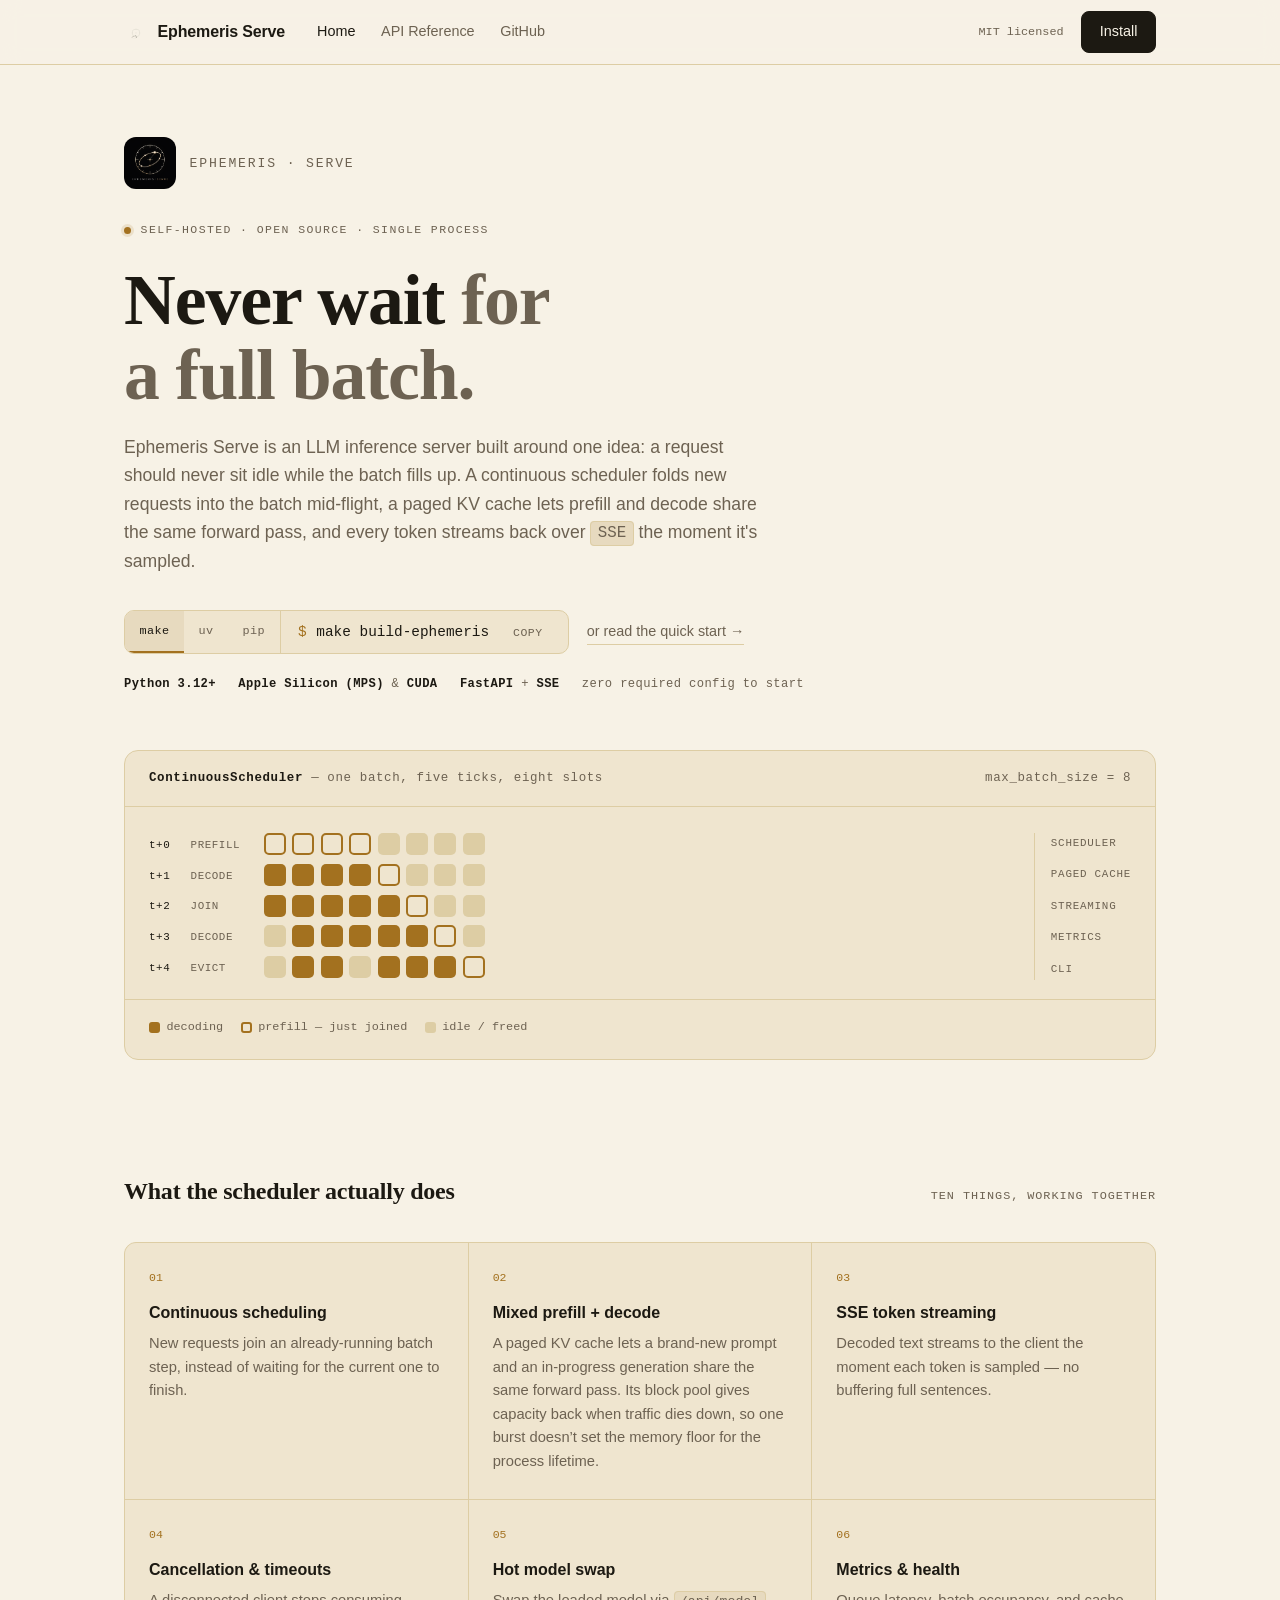
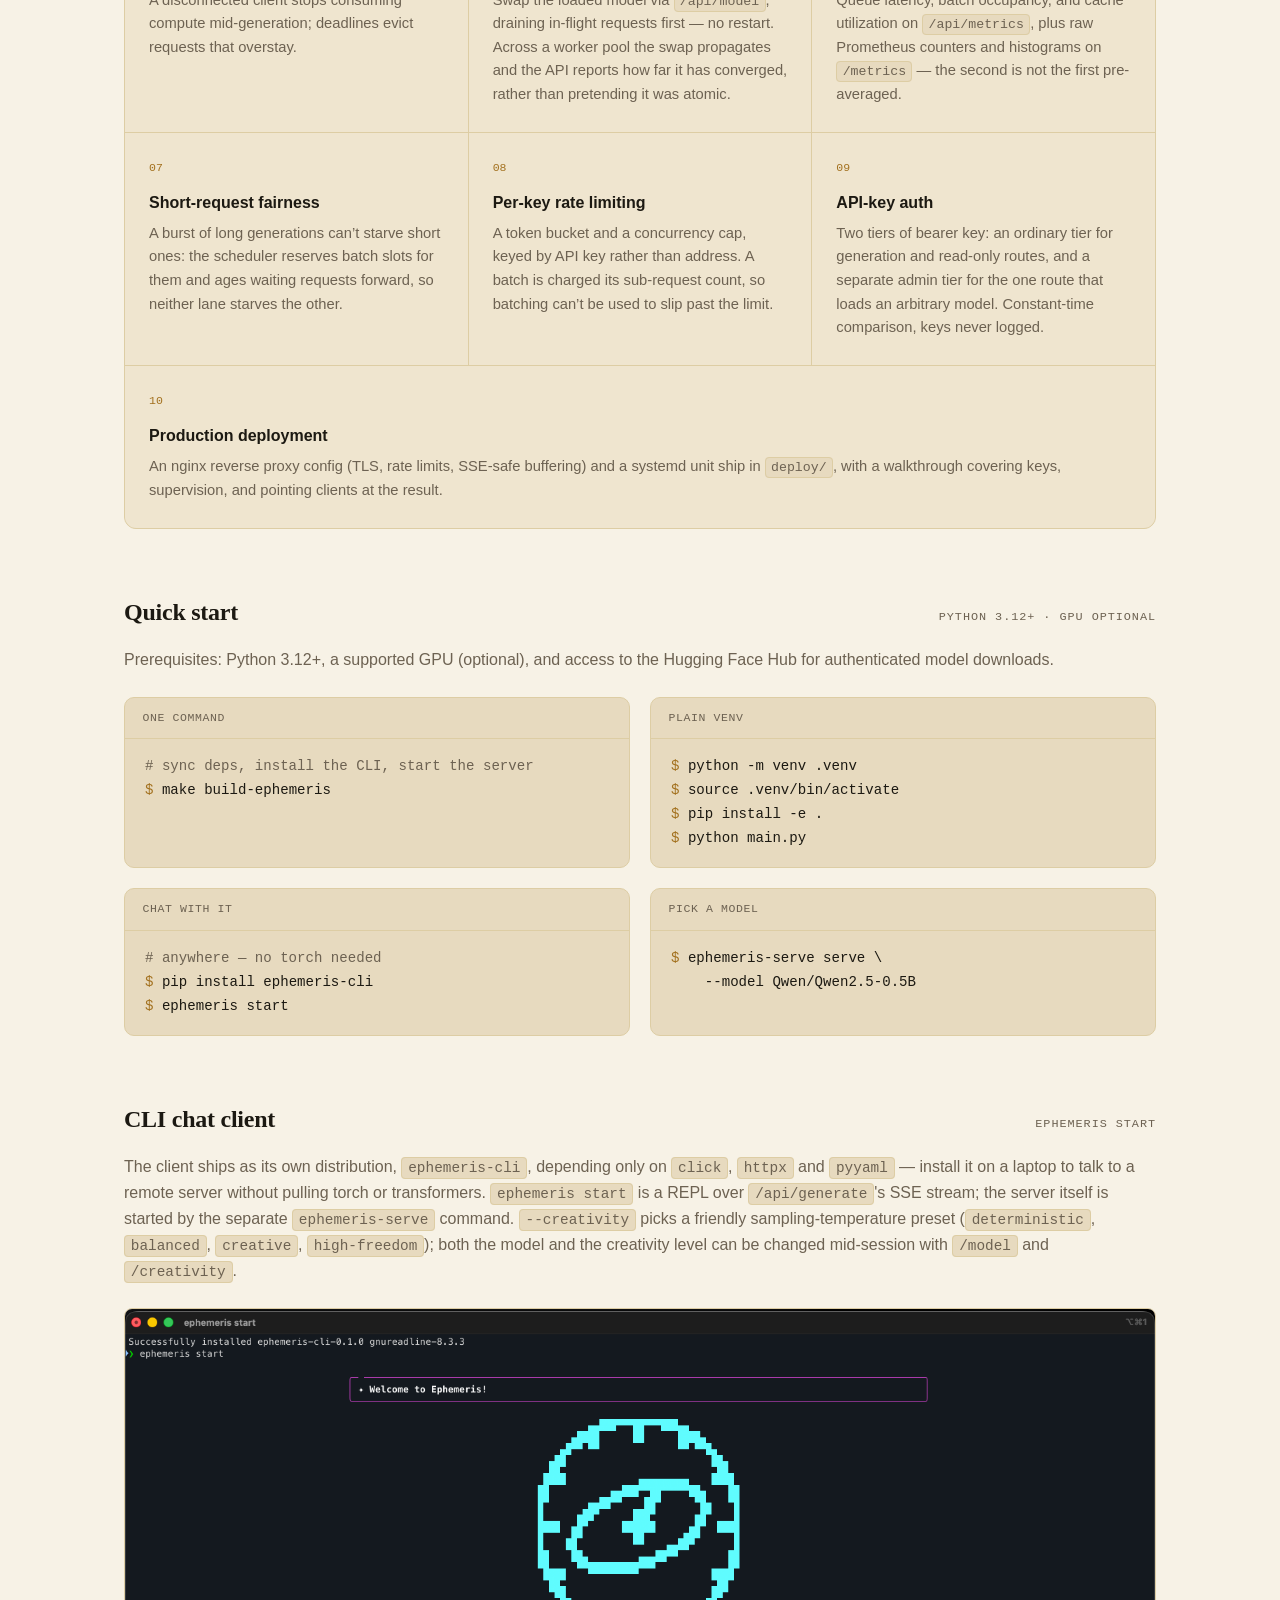
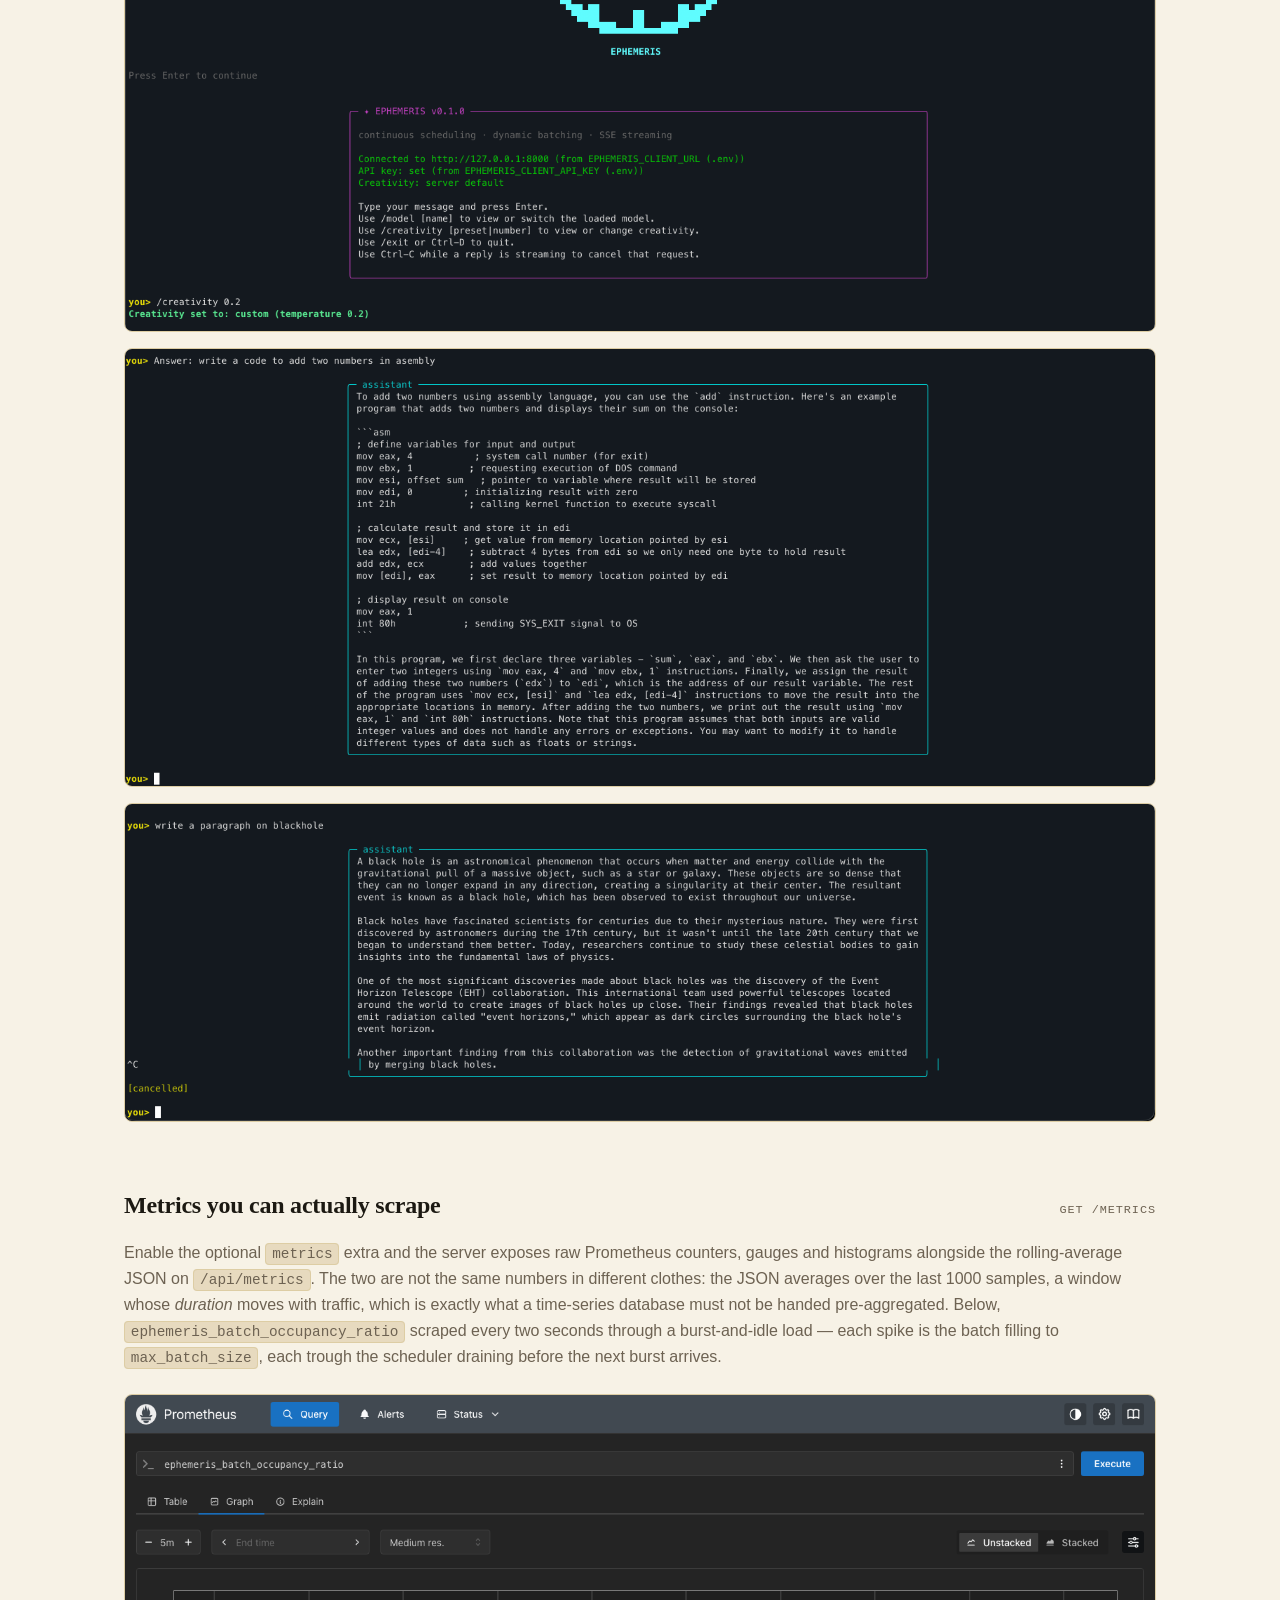
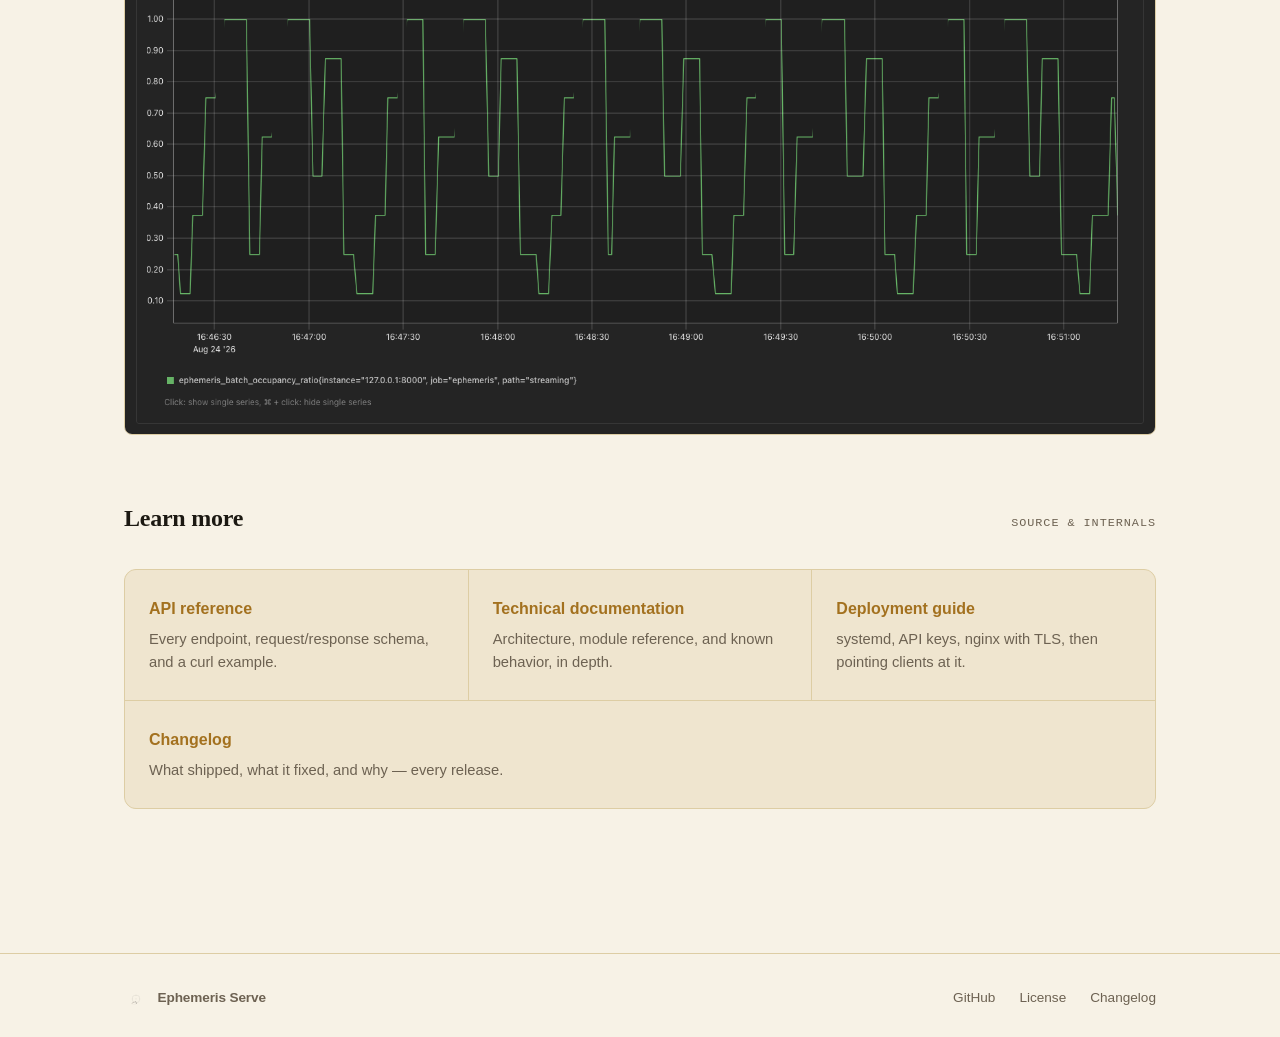
<file: docs/index.html>
<!doctype html>
<html lang="en">
<head>
<meta charset="utf-8">
<meta name="viewport" content="width=device-width, initial-scale=1">
<title>Ephemeris Serve — never wait for a full batch</title>
<meta name="description" content="Ephemeris Serve is an LLM inference server with continuous scheduling, dynamic batching, and SSE streaming for token-level outputs.">
<meta name="keywords" content="LLM inference server, continuous batching, dynamic batching, SSE streaming, paged KV cache, PyTorch, Hugging Face, FastAPI, GPU inference, MPS, CUDA">
<meta name="author" content="Samarjit Debnath">
<meta name="robots" content="index, follow">
<link rel="canonical" href="https://samarjitdebnath.github.io/ephemeris-serve/">

<meta property="og:type" content="website">
<meta property="og:url" content="https://samarjitdebnath.github.io/ephemeris-serve/">
<meta property="og:title" content="Ephemeris Serve — never wait for a full batch">
<meta property="og:description" content="LLM inference server with continuous scheduling, dynamic batching, and SSE streaming for token-level outputs.">
<meta property="og:image" content="https://samarjitdebnath.github.io/ephemeris-serve/assets/images/ephemeris-serve-logo.png">
<meta property="og:site_name" content="Ephemeris Serve">

<meta name="twitter:card" content="summary_large_image">
<meta name="twitter:url" content="https://samarjitdebnath.github.io/ephemeris-serve/">
<meta name="twitter:title" content="Ephemeris Serve — never wait for a full batch">
<meta name="twitter:description" content="LLM inference server with continuous scheduling, dynamic batching, and SSE streaming for token-level outputs.">
<meta name="twitter:image" content="https://samarjitdebnath.github.io/ephemeris-serve/assets/images/ephemeris-serve-logo.png">

<link rel="icon" href="assets/images/ephemeris-serve-logo.png" type="image/png">
<link rel="stylesheet" href="assets/style.css">
</head>
<body>

<svg style="display:none" aria-hidden="true">
  <symbol id="ephemeris-mark" viewBox="0 0 680 350">
    <circle cx="340" cy="200" r="110" fill="none" stroke="currentColor" stroke-width="1.5"/>
    <g stroke="currentColor" stroke-width="1.5">
      <line x1="435.3" y1="255" x2="426.6" y2="250"/>
      <line x1="395" y1="295.3" x2="390" y2="286.6"/>
      <line x1="285" y1="295.3" x2="290" y2="286.6"/>
      <line x1="244.7" y1="255" x2="253.4" y2="250"/>
      <line x1="244.7" y1="145" x2="253.4" y2="150"/>
      <line x1="285" y1="104.7" x2="290" y2="113.4"/>
      <line x1="395" y1="104.7" x2="390" y2="113.4"/>
      <line x1="435.3" y1="145" x2="426.6" y2="150"/>
    </g>
    <g stroke="currentColor" stroke-width="2.5">
      <line x1="450" y1="200" x2="430" y2="200"/>
      <line x1="340" y1="310" x2="340" y2="290"/>
      <line x1="230" y1="200" x2="250" y2="200"/>
      <line x1="340" y1="90" x2="340" y2="110"/>
    </g>
    <g class="orbit-spin" transform="rotate(-20 340 200)">
      <ellipse cx="340" cy="200" rx="75" ry="38" fill="none" stroke="currentColor" stroke-width="3"/>
      <line x1="340" y1="200" x2="377.5" y2="167.1" stroke="currentColor" stroke-width="1.5" stroke-dasharray="2 4"/>
      <circle cx="377.5" cy="167.1" r="7" fill="currentColor"/>
      <circle cx="405" cy="219" r="5" fill="currentColor"/>
      <circle cx="275" cy="219" r="4" fill="currentColor"/>
      <circle cx="314.35" cy="164.3" r="6" fill="currentColor"/>
      <circle cx="326.95" cy="237.4" r="3" fill="currentColor"/>
    </g>
    <g stroke="currentColor" stroke-width="1.5">
      <line x1="325" y1="200" x2="355" y2="200"/>
      <line x1="340" y1="185" x2="340" y2="215"/>
    </g>
    <circle cx="340" cy="200" r="5" fill="currentColor"/>
  </symbol>
</svg>

<header class="site">
  <div class="wrap">
    <a class="brand" href="./">
      <svg viewBox="0 0 680 350"><use href="#ephemeris-mark"></use></svg>
      Ephemeris Serve
    </a>
    <nav class="site-nav">
      <a href="./" class="active">Home</a>
      <a href="api.html">API Reference</a>
      <a href="https://github.com/SamarjitDebnath/ephemeris-serve">GitHub</a>
    </nav>
    <div class="header-right">
      <span class="pill-tag">MIT licensed</span>
      <a class="btn primary" href="#install">Install</a>
    </div>
  </div>
</header>

<main>
  <div class="hero">
    <div class="medallion">
      <img src="assets/images/ephemeris-serve-logo.png" alt="Ephemeris Serve logo">
      <span class="wordmark">EPHEMERIS · SERVE</span>
    </div>

    <div class="eyebrow">
      <span class="dot"></span>
      <span class="label">Self-hosted · Open source · Single process</span>
    </div>

    <h1 class="headline serif">Never wait <span class="dim">for a full batch.</span></h1>

    <p class="tagline">Ephemeris Serve is an LLM inference server built around one idea: a request should never sit idle while the batch fills up. A continuous scheduler folds new requests into the batch mid-flight, a paged KV cache lets prefill and decode share the same forward pass, and every token streams back over <code>SSE</code> the moment it's sampled.</p>

    <div class="cta" id="install">
      <div class="install-box">
        <div class="install-tabs" role="tablist">
          <button type="button" class="active" data-cmd="make">make</button>
          <button type="button" data-cmd="uv">uv</button>
          <button type="button" data-cmd="pip">pip</button>
        </div>
        <div class="install-cmd">
          <span class="prompt">$</span>
          <span id="cmd-text">make build-ephemeris</span>
          <button type="button" class="copy" id="copy-btn">COPY</button>
        </div>
      </div>
      <a class="docs-link" href="#quick-start">or read the quick start &rarr;</a>
    </div>

    <div class="credibility">
      <span><b>Python 3.12+</b></span>
      <span><b>Apple Silicon (MPS)</b> &amp; <b>CUDA</b></span>
      <span><b>FastAPI</b> + <b>SSE</b></span>
      <span>zero required config to start</span>
    </div>

    <div class="ephemeris">
      <div class="ephemeris-head">
        <span class="title"><b>ContinuousScheduler</b> — one batch, five ticks, eight slots</span>
        <span class="title">max_batch_size = 8</span>
      </div>
      <div class="ephemeris-body">
        <div class="tick-labels">
          <div class="row-label"><span class="t">t+0</span>PREFILL</div>
          <div class="row-label"><span class="t">t+1</span>DECODE</div>
          <div class="row-label"><span class="t">t+2</span>JOIN</div>
          <div class="row-label"><span class="t">t+3</span>DECODE</div>
          <div class="row-label"><span class="t">t+4</span>EVICT</div>
        </div>
        <div class="grid-slots">
          <div class="grid-row">
            <div class="cell prefill"></div><div class="cell prefill"></div><div class="cell prefill"></div><div class="cell prefill"></div>
            <div class="cell"></div><div class="cell"></div><div class="cell"></div><div class="cell"></div>
          </div>
          <div class="grid-row">
            <div class="cell decode"></div><div class="cell decode"></div><div class="cell decode"></div><div class="cell decode"></div>
            <div class="cell prefill"></div><div class="cell"></div><div class="cell"></div><div class="cell"></div>
          </div>
          <div class="grid-row">
            <div class="cell decode"></div><div class="cell decode"></div><div class="cell decode"></div><div class="cell decode"></div>
            <div class="cell decode"></div><div class="cell prefill"></div><div class="cell"></div><div class="cell"></div>
          </div>
          <div class="grid-row">
            <div class="cell"></div><div class="cell decode"></div><div class="cell decode"></div><div class="cell decode"></div>
            <div class="cell decode"></div><div class="cell decode"></div><div class="cell prefill"></div><div class="cell"></div>
          </div>
          <div class="grid-row">
            <div class="cell"></div><div class="cell decode"></div><div class="cell decode"></div><div class="cell"></div>
            <div class="cell decode"></div><div class="cell decode"></div><div class="cell decode"></div><div class="cell prefill"></div>
          </div>
        </div>
        <div class="arch-labels">
          <span>SCHEDULER</span>
          <span>PAGED CACHE</span>
          <span>STREAMING</span>
          <span>METRICS</span>
          <span>CLI</span>
        </div>
      </div>
      <div class="ephemeris-foot">
        <div class="legend">
          <span class="key"><span class="swatch decode"></span>decoding</span>
          <span class="key"><span class="swatch prefill"></span>prefill — just joined</span>
          <span class="key"><span class="swatch idle"></span>idle / freed</span>
        </div>
      </div>
    </div>
  </div>

  <section id="features">
    <div class="section-head">
      <h2>What the scheduler actually does</h2>
      <p class="eyebrow-label">ten things, working together</p>
    </div>
    <div class="features">
      <div class="feature">
        <span class="n">01</span>
        <h3>Continuous scheduling</h3>
        <p>New requests join an already-running batch step, instead of waiting for the current one to finish.</p>
      </div>
      <div class="feature">
        <span class="n">02</span>
        <h3>Mixed prefill + decode</h3>
        <p>A paged KV cache lets a brand-new prompt and an in-progress generation share the same forward pass. Its block pool gives capacity back when traffic dies down, so one burst doesn&rsquo;t set the memory floor for the process lifetime.</p>
      </div>
      <div class="feature">
        <span class="n">03</span>
        <h3>SSE token streaming</h3>
        <p>Decoded text streams to the client the moment each token is sampled — no buffering full sentences.</p>
      </div>
      <div class="feature">
        <span class="n">04</span>
        <h3>Cancellation &amp; timeouts</h3>
        <p>A disconnected client stops consuming compute mid-generation; deadlines evict requests that overstay.</p>
      </div>
      <div class="feature">
        <span class="n">05</span>
        <h3>Hot model swap</h3>
        <p>Swap the loaded model via <code>/api/model</code>, draining in-flight requests first — no restart. Across a worker pool the swap propagates and the API reports how far it has converged, rather than pretending it was atomic.</p>
      </div>
      <div class="feature">
        <span class="n">06</span>
        <h3>Metrics &amp; health</h3>
        <p>Queue latency, batch occupancy, and cache utilization on <code>/api/metrics</code>, plus raw Prometheus counters and histograms on <code>/metrics</code> — the second is not the first pre-averaged.</p>
      </div>
      <div class="feature">
        <span class="n">07</span>
        <h3>Short-request fairness</h3>
        <p>A burst of long generations can&rsquo;t starve short ones: the scheduler reserves batch slots for them and ages waiting requests forward, so neither lane starves the other.</p>
      </div>
      <div class="feature">
        <span class="n">08</span>
        <h3>Per-key rate limiting</h3>
        <p>A token bucket and a concurrency cap, keyed by API key rather than address. A batch is charged its sub-request count, so batching can&rsquo;t be used to slip past the limit.</p>
      </div>
      <div class="feature">
        <span class="n">09</span>
        <h3>API-key auth</h3>
        <p>Two tiers of bearer key: an ordinary tier for generation and read-only routes, and a separate admin tier for the one route that loads an arbitrary model. Constant-time comparison, keys never logged.</p>
      </div>
      <div class="feature">
        <span class="n">10</span>
        <h3>Production deployment</h3>
        <p>An nginx reverse proxy config (TLS, rate limits, SSE-safe buffering) and a systemd unit ship in <code>deploy/</code>, with a walkthrough covering keys, supervision, and pointing clients at the result.</p>
      </div>
    </div>
  </section>

  <section id="quick-start">
    <div class="section-head">
      <h2>Quick start</h2>
      <p class="eyebrow-label">python 3.12+ · gpu optional</p>
    </div>
    <p style="color:var(--text-muted); margin-top:-1rem; margin-bottom:1.5rem;">Prerequisites: Python 3.12+, a supported GPU (optional), and access to the Hugging Face Hub for authenticated model downloads.</p>
    <div class="quickstart-grid">
      <div class="code-block">
        <div class="code-head">One command</div>
        <pre><span class="c2"># sync deps, install the CLI, start the server</span>
<span class="c1">$</span> make build-ephemeris</pre>
      </div>
      <div class="code-block">
        <div class="code-head">Plain venv</div>
        <pre><span class="c1">$</span> python -m venv .venv
<span class="c1">$</span> source .venv/bin/activate
<span class="c1">$</span> pip install -e .
<span class="c1">$</span> python main.py</pre>
      </div>
      <div class="code-block">
        <div class="code-head">Chat with it</div>
        <pre><span class="c2"># anywhere &mdash; no torch needed</span>
<span class="c1">$</span> pip install ephemeris-cli
<span class="c1">$</span> ephemeris start</pre>
      </div>
      <div class="code-block">
        <div class="code-head">Pick a model</div>
        <pre><span class="c1">$</span> ephemeris-serve serve \
    --model Qwen/Qwen2.5-0.5B</pre>
      </div>
    </div>
  </section>

  <section id="cli">
    <div class="section-head">
      <h2>CLI chat client</h2>
      <p class="eyebrow-label">ephemeris start</p>
    </div>
    <p style="color:var(--text-muted); margin-top:-1rem; margin-bottom:1.5rem;">The client ships as its own distribution, <code>ephemeris-cli</code>, depending only on <code>click</code>, <code>httpx</code> and <code>pyyaml</code> &mdash; install it on a laptop to talk to a remote server without pulling torch or transformers. <code>ephemeris start</code> is a REPL over <code>/api/generate</code>'s SSE stream; the server itself is started by the separate <code>ephemeris-serve</code> command. <code>--creativity</code> picks a friendly sampling-temperature preset (<code>deterministic</code>, <code>balanced</code>, <code>creative</code>, <code>high-freedom</code>); both the model and the creativity level can be changed mid-session with <code>/model</code> and <code>/creativity</code>.</p>
    <div class="shots">
      <img src="assets/images/chat-cli1.png" alt="Ephemeris Serve CLI startup splash">
      <img src="assets/images/chat-cli2.png" alt="Ephemeris Serve CLI /model command">
      <img src="assets/images/chat-cli3.png" alt="Ephemeris Serve CLI chat session">
    </div>
  </section>

  <section id="observability">
    <div class="section-head">
      <h2>Metrics you can actually scrape</h2>
      <p class="eyebrow-label">GET /metrics</p>
    </div>
    <p style="color:var(--text-muted); margin-top:-1rem; margin-bottom:1.5rem;">Enable the optional <code>metrics</code> extra and the server exposes raw Prometheus counters, gauges and histograms alongside the rolling-average JSON on <code>/api/metrics</code>. The two are not the same numbers in different clothes: the JSON averages over the last 1000 samples, a window whose <em>duration</em> moves with traffic, which is exactly what a time-series database must not be handed pre-aggregated. Below, <code>ephemeris_batch_occupancy_ratio</code> scraped every two seconds through a burst-and-idle load &mdash; each spike is the batch filling to <code>max_batch_size</code>, each trough the scheduler draining before the next burst arrives.</p>
    <div class="shots">
      <img src="assets/images/prometheus-metrics.png" alt="Prometheus graphing ephemeris_batch_occupancy_ratio scraped from a running Ephemeris Serve instance, showing batch occupancy cycling between 0.125 and 1.0 under a burst-and-idle load">
    </div>
  </section>

  <section id="learn-more">
    <div class="section-head">
      <h2>Learn more</h2>
      <p class="eyebrow-label">source &amp; internals</p>
    </div>
    <div class="features">
      <div class="feature">
        <h3><a href="api.html">API reference</a></h3>
        <p>Every endpoint, request/response schema, and a curl example.</p>
      </div>
      <div class="feature">
        <h3><a href="https://github.com/SamarjitDebnath/ephemeris-serve/wiki">Technical documentation</a></h3>
        <p>Architecture, module reference, and known behavior, in depth.</p>
      </div>
      <div class="feature">
        <h3><a href="https://github.com/SamarjitDebnath/ephemeris-serve/blob/main/deploy/README.md">Deployment guide</a></h3>
        <p>systemd, API keys, nginx with TLS, then pointing clients at it.</p>
      </div>
      <div class="feature">
        <h3><a href="https://github.com/SamarjitDebnath/ephemeris-serve/blob/main/CHANGELOG.md">Changelog</a></h3>
        <p>What shipped, what it fixed, and why — every release.</p>
      </div>
    </div>
  </section>
</main>

<footer class="site">
  <div class="wrap">
    <a class="brand" href="./">
      <svg viewBox="0 0 680 350"><use href="#ephemeris-mark"></use></svg>
      Ephemeris Serve
    </a>
    <div class="links">
      <a href="https://github.com/SamarjitDebnath/ephemeris-serve">GitHub</a>
      <a href="https://github.com/SamarjitDebnath/ephemeris-serve/blob/main/LICENSE">License</a>
      <a href="https://github.com/SamarjitDebnath/ephemeris-serve/blob/main/CHANGELOG.md">Changelog</a>
    </div>
  </div>
</footer>

<script>
  var commands = {
    make: "make build-ephemeris",
    uv: "uv sync && uv run python main.py",
    pip: "pip install -e . && python main.py"
  };
  var tabs = document.querySelectorAll(".install-tabs button");
  var cmdText = document.getElementById("cmd-text");
  tabs.forEach(function (btn) {
    btn.addEventListener("click", function () {
      tabs.forEach(function (b) { b.classList.remove("active"); });
      btn.classList.add("active");
      cmdText.textContent = commands[btn.dataset.cmd];
    });
  });
  var copyBtn = document.getElementById("copy-btn");
  copyBtn.addEventListener("click", function () {
    var text = cmdText.textContent;
    if (navigator.clipboard) { navigator.clipboard.writeText(text); }
    var original = copyBtn.textContent;
    copyBtn.textContent = "COPIED";
    setTimeout(function () { copyBtn.textContent = original; }, 1200);
  });
</script>

</body>
</html>
</file>
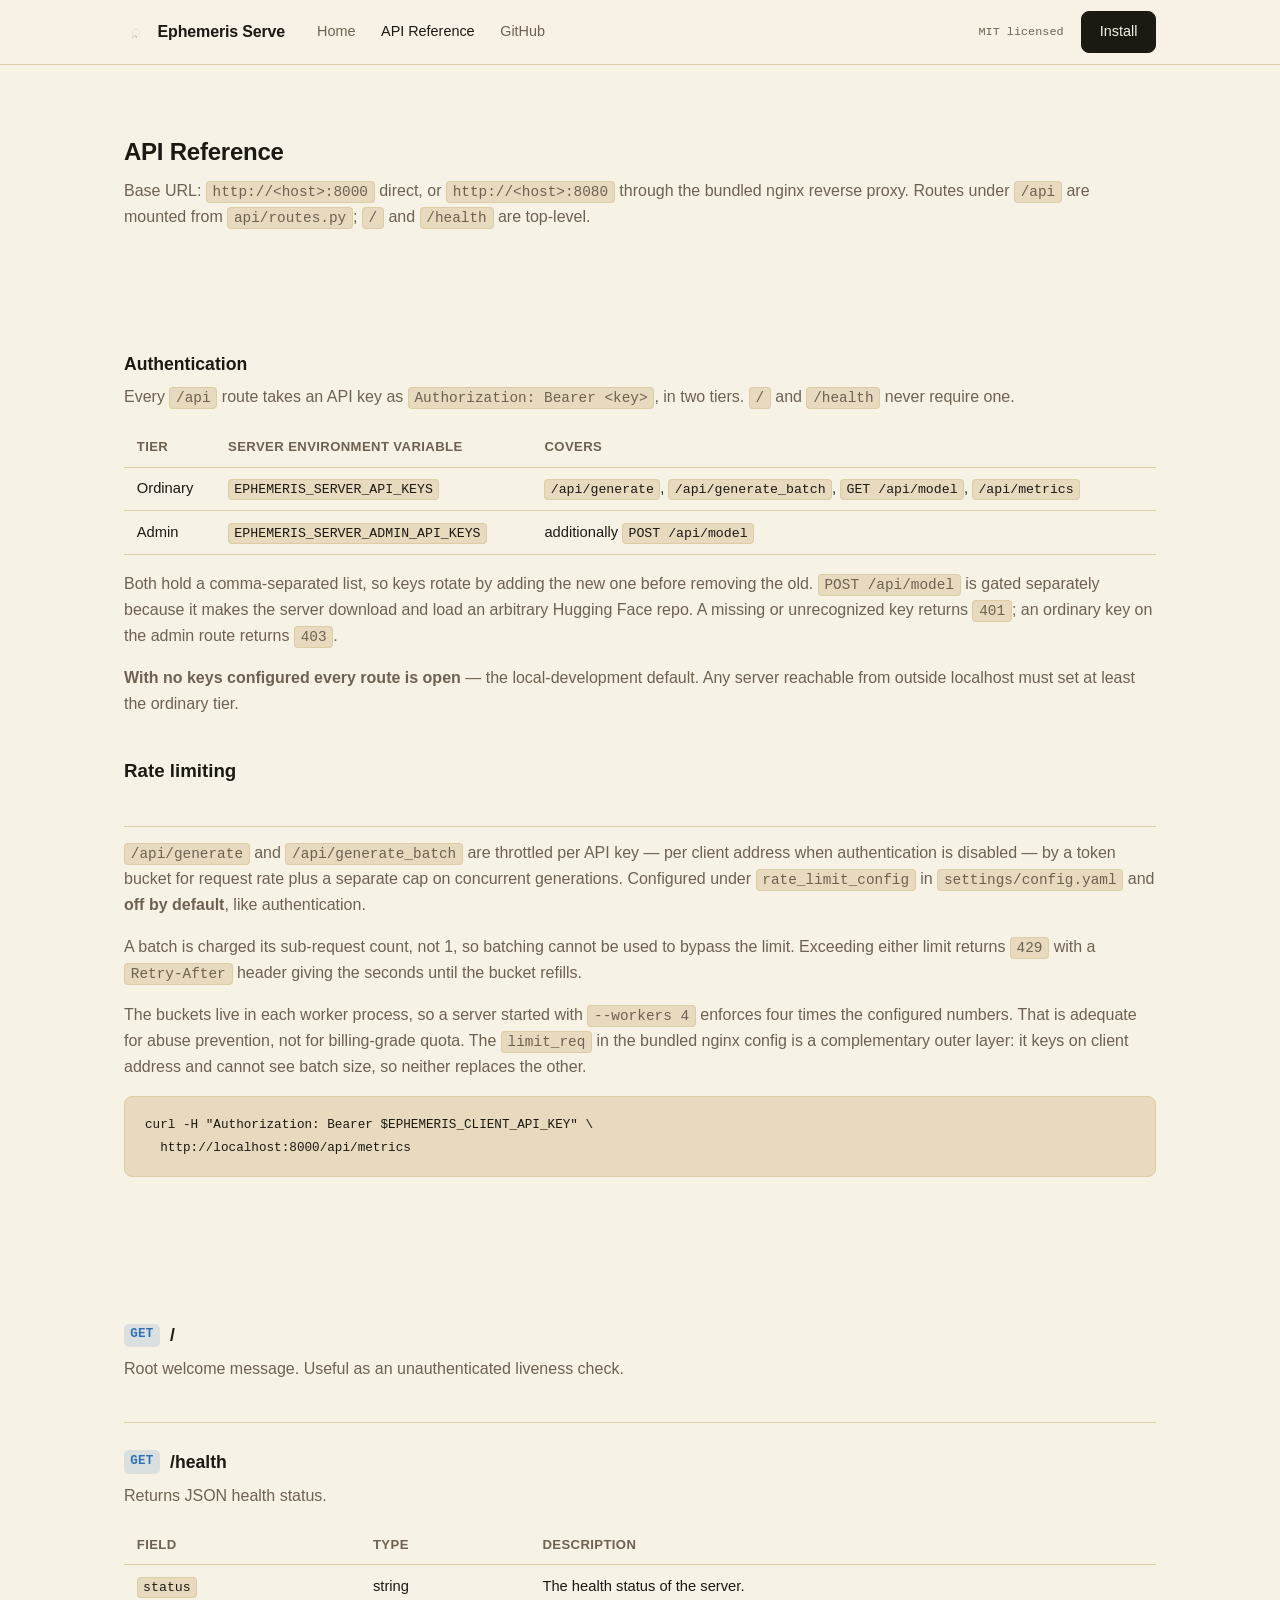
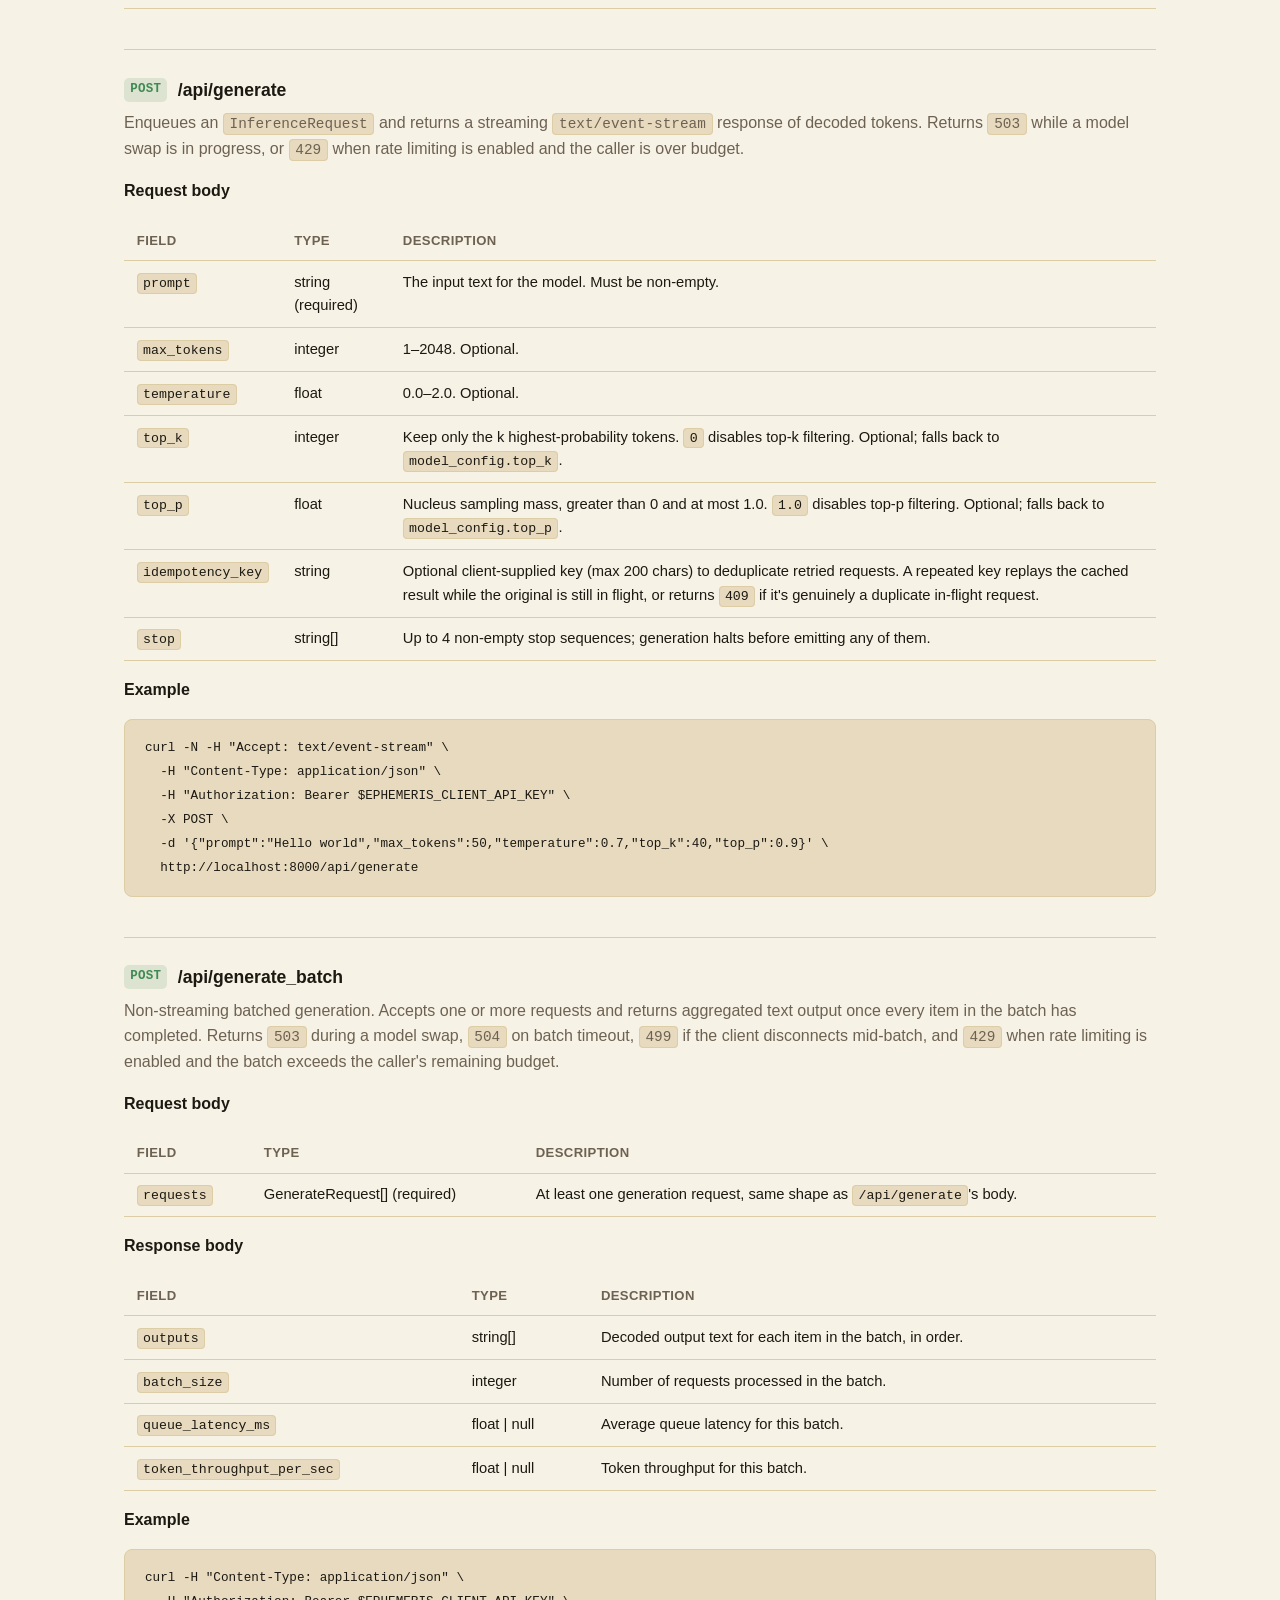
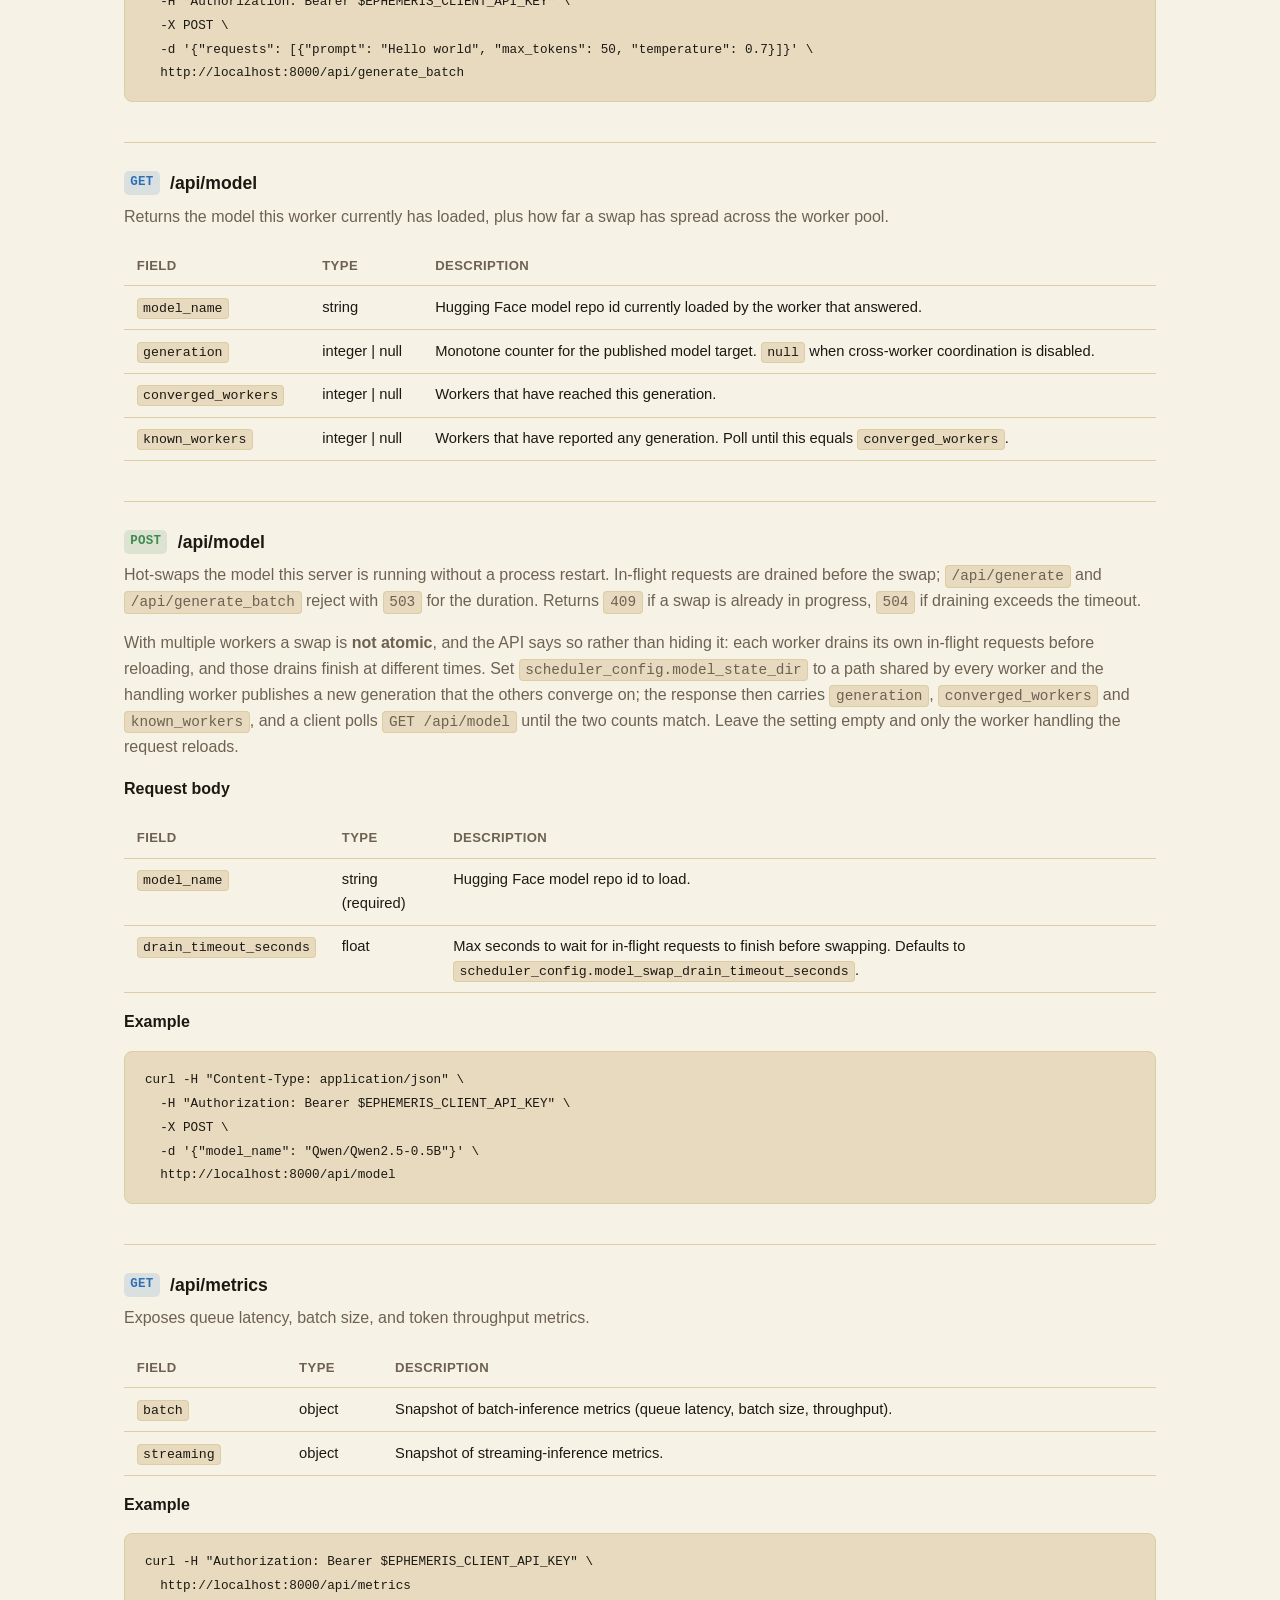
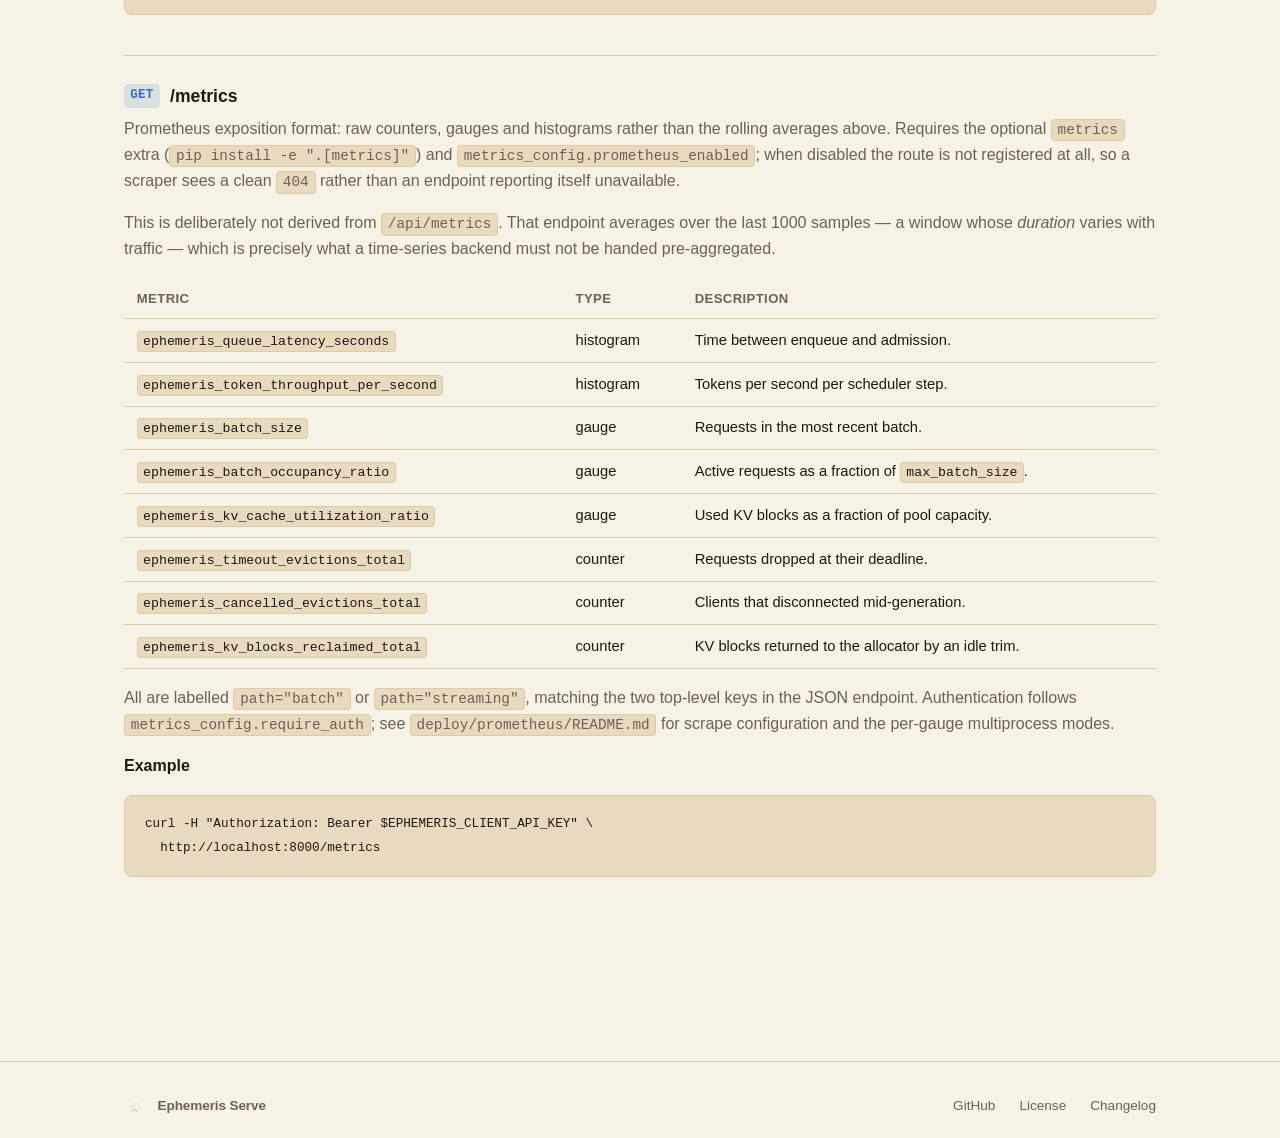
<file: docs/api.html>
<!doctype html>
<html lang="en">
<head>
<meta charset="utf-8">
<meta name="viewport" content="width=device-width, initial-scale=1">
<title>API Reference — Ephemeris Serve</title>
<meta name="description" content="Full endpoint reference for the Ephemeris Serve HTTP API: /generate, /generate_batch, /model, /metrics, /health, and the Prometheus scrape endpoint.">
<meta name="keywords" content="Ephemeris Serve API, LLM inference API, SSE streaming endpoint, REST API reference, FastAPI">
<meta name="author" content="Samarjit Debnath">
<meta name="robots" content="index, follow">
<link rel="canonical" href="https://samarjitdebnath.github.io/ephemeris-serve/api.html">

<meta property="og:type" content="website">
<meta property="og:url" content="https://samarjitdebnath.github.io/ephemeris-serve/api.html">
<meta property="og:title" content="API Reference — Ephemeris Serve">
<meta property="og:description" content="Full endpoint reference for the Ephemeris Serve HTTP API: /generate, /generate_batch, /model, /metrics, /health, and the Prometheus scrape endpoint.">
<meta property="og:image" content="https://samarjitdebnath.github.io/ephemeris-serve/assets/images/ephemeris-serve-logo.png">
<meta property="og:site_name" content="Ephemeris Serve">

<meta name="twitter:card" content="summary_large_image">
<meta name="twitter:url" content="https://samarjitdebnath.github.io/ephemeris-serve/api.html">
<meta name="twitter:title" content="API Reference — Ephemeris Serve">
<meta name="twitter:description" content="Full endpoint reference for the Ephemeris Serve HTTP API: /generate, /generate_batch, /model, /metrics, /health, and the Prometheus scrape endpoint.">
<meta name="twitter:image" content="https://samarjitdebnath.github.io/ephemeris-serve/assets/images/ephemeris-serve-logo.png">

<link rel="icon" href="assets/images/ephemeris-serve-logo.png" type="image/png">
<link rel="stylesheet" href="assets/style.css">
</head>
<body>

<svg style="display:none" aria-hidden="true">
  <symbol id="ephemeris-mark" viewBox="0 0 680 350">
    <circle cx="340" cy="200" r="110" fill="none" stroke="currentColor" stroke-width="1.5"/>
    <g stroke="currentColor" stroke-width="1.5">
      <line x1="435.3" y1="255" x2="426.6" y2="250"/>
      <line x1="395" y1="295.3" x2="390" y2="286.6"/>
      <line x1="285" y1="295.3" x2="290" y2="286.6"/>
      <line x1="244.7" y1="255" x2="253.4" y2="250"/>
      <line x1="244.7" y1="145" x2="253.4" y2="150"/>
      <line x1="285" y1="104.7" x2="290" y2="113.4"/>
      <line x1="395" y1="104.7" x2="390" y2="113.4"/>
      <line x1="435.3" y1="145" x2="426.6" y2="150"/>
    </g>
    <g stroke="currentColor" stroke-width="2.5">
      <line x1="450" y1="200" x2="430" y2="200"/>
      <line x1="340" y1="310" x2="340" y2="290"/>
      <line x1="230" y1="200" x2="250" y2="200"/>
      <line x1="340" y1="90" x2="340" y2="110"/>
    </g>
    <g class="orbit-spin" transform="rotate(-20 340 200)">
      <ellipse cx="340" cy="200" rx="75" ry="38" fill="none" stroke="currentColor" stroke-width="3"/>
      <line x1="340" y1="200" x2="377.5" y2="167.1" stroke="currentColor" stroke-width="1.5" stroke-dasharray="2 4"/>
      <circle cx="377.5" cy="167.1" r="7" fill="currentColor"/>
      <circle cx="405" cy="219" r="5" fill="currentColor"/>
      <circle cx="275" cy="219" r="4" fill="currentColor"/>
      <circle cx="314.35" cy="164.3" r="6" fill="currentColor"/>
      <circle cx="326.95" cy="237.4" r="3" fill="currentColor"/>
    </g>
    <g stroke="currentColor" stroke-width="1.5">
      <line x1="325" y1="200" x2="355" y2="200"/>
      <line x1="340" y1="185" x2="340" y2="215"/>
    </g>
    <circle cx="340" cy="200" r="5" fill="currentColor"/>
  </symbol>
</svg>

<header class="site">
  <div class="wrap">
    <a class="brand" href="./">
      <svg viewBox="0 0 680 350"><use href="#ephemeris-mark"></use></svg>
      Ephemeris Serve
    </a>
    <nav class="site-nav">
      <a href="./">Home</a>
      <a href="api.html" class="active">API Reference</a>
      <a href="https://github.com/SamarjitDebnath/ephemeris-serve">GitHub</a>
    </nav>
    <div class="header-right">
      <span class="pill-tag">MIT licensed</span>
      <a class="btn primary" href="./#install">Install</a>
    </div>
  </div>
</header>

<main>
  <section style="padding-top: 3rem;">
    <h2 style="margin-bottom:0.4rem;">API Reference</h2>
    <p style="color:var(--text-muted); margin-top:0;">Base URL: <code>http://&lt;host&gt;:8000</code> direct, or <code>http://&lt;host&gt;:8080</code> through the bundled nginx reverse proxy. Routes under <code>/api</code> are mounted from <code>api/routes.py</code>; <code>/</code> and <code>/health</code> are top-level.</p>
  </section>

  <section>
    <div class="endpoint">
      <h3>Authentication</h3>
      <p class="desc">Every <code>/api</code> route takes an API key as <code>Authorization: Bearer &lt;key&gt;</code>, in two tiers. <code>/</code> and <code>/health</code> never require one.</p>
      <table>
        <tr><th>Tier</th><th>Server environment variable</th><th>Covers</th></tr>
        <tr><td>Ordinary</td><td><code>EPHEMERIS_SERVER_API_KEYS</code></td><td><code>/api/generate</code>, <code>/api/generate_batch</code>, <code>GET /api/model</code>, <code>/api/metrics</code></td></tr>
        <tr><td>Admin</td><td><code>EPHEMERIS_SERVER_ADMIN_API_KEYS</code></td><td>additionally <code>POST /api/model</code></td></tr>
      </table>
      <p class="desc" style="margin-top:1rem;">Both hold a comma-separated list, so keys rotate by adding the new one before removing the old. <code>POST /api/model</code> is gated separately because it makes the server download and load an arbitrary Hugging Face repo. A missing or unrecognized key returns <code>401</code>; an ordinary key on the admin route returns <code>403</code>.</p>
      <p class="desc"><strong>With no keys configured every route is open</strong> &mdash; the local-development default. Any server reachable from outside localhost must set at least the ordinary tier.</p>
    </div>

    <h3>Rate limiting</h3>
    <div class="endpoint">
      <p class="desc"><code>/api/generate</code> and <code>/api/generate_batch</code> are throttled per API key &mdash; per client address when authentication is disabled &mdash; by a token bucket for request rate plus a separate cap on concurrent generations. Configured under <code>rate_limit_config</code> in <code>settings/config.yaml</code> and <strong>off by default</strong>, like authentication.</p>
      <p class="desc">A batch is charged its sub-request count, not 1, so batching cannot be used to bypass the limit. Exceeding either limit returns <code>429</code> with a <code>Retry-After</code> header giving the seconds until the bucket refills.</p>
      <p class="desc">The buckets live in each worker process, so a server started with <code>--workers 4</code> enforces four times the configured numbers. That is adequate for abuse prevention, not for billing-grade quota. The <code>limit_req</code> in the bundled nginx config is a complementary outer layer: it keys on client address and cannot see batch size, so neither replaces the other.</p>
      <pre><code>curl -H "Authorization: Bearer $EPHEMERIS_CLIENT_API_KEY" \
  http://localhost:8000/api/metrics</code></pre>
    </div>
  </section>

  <section>

    <div class="endpoint">
      <h3><span class="method get">GET</span> /</h3>
      <p class="desc">Root welcome message. Useful as an unauthenticated liveness check.</p>
    </div>

    <div class="endpoint">
      <h3><span class="method get">GET</span> /health</h3>
      <p class="desc">Returns JSON health status.</p>
      <table>
        <tr><th>Field</th><th>Type</th><th>Description</th></tr>
        <tr><td><code>status</code></td><td>string</td><td>The health status of the server.</td></tr>
      </table>
    </div>

    <div class="endpoint">
      <h3><span class="method post">POST</span> /api/generate</h3>
      <p class="desc">Enqueues an <code>InferenceRequest</code> and returns a streaming <code>text/event-stream</code> response of decoded tokens. Returns <code>503</code> while a model swap is in progress, or <code>429</code> when rate limiting is enabled and the caller is over budget.</p>
      <p><strong>Request body</strong></p>
      <table>
        <tr><th>Field</th><th>Type</th><th>Description</th></tr>
        <tr><td><code>prompt</code></td><td>string (required)</td><td>The input text for the model. Must be non-empty.</td></tr>
        <tr><td><code>max_tokens</code></td><td>integer</td><td>1–2048. Optional.</td></tr>
        <tr><td><code>temperature</code></td><td>float</td><td>0.0–2.0. Optional.</td></tr>
        <tr><td><code>top_k</code></td><td>integer</td><td>Keep only the k highest-probability tokens. <code>0</code> disables top-k filtering. Optional; falls back to <code>model_config.top_k</code>.</td></tr>
        <tr><td><code>top_p</code></td><td>float</td><td>Nucleus sampling mass, greater than 0 and at most 1.0. <code>1.0</code> disables top-p filtering. Optional; falls back to <code>model_config.top_p</code>.</td></tr>
        <tr><td><code>idempotency_key</code></td><td>string</td><td>Optional client-supplied key (max 200 chars) to deduplicate retried requests. A repeated key replays the cached result while the original is still in flight, or returns <code>409</code> if it's genuinely a duplicate in-flight request.</td></tr>
        <tr><td><code>stop</code></td><td>string[]</td><td>Up to 4 non-empty stop sequences; generation halts before emitting any of them.</td></tr>
      </table>
      <p style="margin-top:1rem;"><strong>Example</strong></p>
      <pre><code>curl -N -H "Accept: text/event-stream" \
  -H "Content-Type: application/json" \
  -H "Authorization: Bearer $EPHEMERIS_CLIENT_API_KEY" \
  -X POST \
  -d '{"prompt":"Hello world","max_tokens":50,"temperature":0.7,"top_k":40,"top_p":0.9}' \
  http://localhost:8000/api/generate</code></pre>
    </div>

    <div class="endpoint">
      <h3><span class="method post">POST</span> /api/generate_batch</h3>
      <p class="desc">Non-streaming batched generation. Accepts one or more requests and returns aggregated text output once every item in the batch has completed. Returns <code>503</code> during a model swap, <code>504</code> on batch timeout, <code>499</code> if the client disconnects mid-batch, and <code>429</code> when rate limiting is enabled and the batch exceeds the caller's remaining budget.</p>
      <p><strong>Request body</strong></p>
      <table>
        <tr><th>Field</th><th>Type</th><th>Description</th></tr>
        <tr><td><code>requests</code></td><td>GenerateRequest[] (required)</td><td>At least one generation request, same shape as <code>/api/generate</code>'s body.</td></tr>
      </table>
      <p><strong>Response body</strong></p>
      <table>
        <tr><th>Field</th><th>Type</th><th>Description</th></tr>
        <tr><td><code>outputs</code></td><td>string[]</td><td>Decoded output text for each item in the batch, in order.</td></tr>
        <tr><td><code>batch_size</code></td><td>integer</td><td>Number of requests processed in the batch.</td></tr>
        <tr><td><code>queue_latency_ms</code></td><td>float | null</td><td>Average queue latency for this batch.</td></tr>
        <tr><td><code>token_throughput_per_sec</code></td><td>float | null</td><td>Token throughput for this batch.</td></tr>
      </table>
      <p style="margin-top:1rem;"><strong>Example</strong></p>
      <pre><code>curl -H "Content-Type: application/json" \
  -H "Authorization: Bearer $EPHEMERIS_CLIENT_API_KEY" \
  -X POST \
  -d '{"requests": [{"prompt": "Hello world", "max_tokens": 50, "temperature": 0.7}]}' \
  http://localhost:8000/api/generate_batch</code></pre>
    </div>

    <div class="endpoint">
      <h3><span class="method get">GET</span> /api/model</h3>
      <p class="desc">Returns the model this worker currently has loaded, plus how far a swap has spread across the worker pool.</p>
      <table>
        <tr><th>Field</th><th>Type</th><th>Description</th></tr>
        <tr><td><code>model_name</code></td><td>string</td><td>Hugging Face model repo id currently loaded by the worker that answered.</td></tr>
        <tr><td><code>generation</code></td><td>integer | null</td><td>Monotone counter for the published model target. <code>null</code> when cross-worker coordination is disabled.</td></tr>
        <tr><td><code>converged_workers</code></td><td>integer | null</td><td>Workers that have reached this generation.</td></tr>
        <tr><td><code>known_workers</code></td><td>integer | null</td><td>Workers that have reported any generation. Poll until this equals <code>converged_workers</code>.</td></tr>
      </table>
    </div>

    <div class="endpoint">
      <h3><span class="method post">POST</span> /api/model</h3>
      <p class="desc">Hot-swaps the model this server is running without a process restart. In-flight requests are drained before the swap; <code>/api/generate</code> and <code>/api/generate_batch</code> reject with <code>503</code> for the duration. Returns <code>409</code> if a swap is already in progress, <code>504</code> if draining exceeds the timeout.</p>
      <p class="desc">With multiple workers a swap is <strong>not atomic</strong>, and the API says so rather than hiding it: each worker drains its own in-flight requests before reloading, and those drains finish at different times. Set <code>scheduler_config.model_state_dir</code> to a path shared by every worker and the handling worker publishes a new generation that the others converge on; the response then carries <code>generation</code>, <code>converged_workers</code> and <code>known_workers</code>, and a client polls <code>GET /api/model</code> until the two counts match. Leave the setting empty and only the worker handling the request reloads.</p>
      <p><strong>Request body</strong></p>
      <table>
        <tr><th>Field</th><th>Type</th><th>Description</th></tr>
        <tr><td><code>model_name</code></td><td>string (required)</td><td>Hugging Face model repo id to load.</td></tr>
        <tr><td><code>drain_timeout_seconds</code></td><td>float</td><td>Max seconds to wait for in-flight requests to finish before swapping. Defaults to <code>scheduler_config.model_swap_drain_timeout_seconds</code>.</td></tr>
      </table>
      <p style="margin-top:1rem;"><strong>Example</strong></p>
      <pre><code>curl -H "Content-Type: application/json" \
  -H "Authorization: Bearer $EPHEMERIS_CLIENT_API_KEY" \
  -X POST \
  -d '{"model_name": "Qwen/Qwen2.5-0.5B"}' \
  http://localhost:8000/api/model</code></pre>
    </div>

    <div class="endpoint">
      <h3><span class="method get">GET</span> /api/metrics</h3>
      <p class="desc">Exposes queue latency, batch size, and token throughput metrics.</p>
      <table>
        <tr><th>Field</th><th>Type</th><th>Description</th></tr>
        <tr><td><code>batch</code></td><td>object</td><td>Snapshot of batch-inference metrics (queue latency, batch size, throughput).</td></tr>
        <tr><td><code>streaming</code></td><td>object</td><td>Snapshot of streaming-inference metrics.</td></tr>
      </table>
      <p style="margin-top:1rem;"><strong>Example</strong></p>
      <pre><code>curl -H "Authorization: Bearer $EPHEMERIS_CLIENT_API_KEY" \
  http://localhost:8000/api/metrics</code></pre>
    </div>

    <div class="endpoint">
      <h3><span class="method get">GET</span> /metrics</h3>
      <p class="desc">Prometheus exposition format: raw counters, gauges and histograms rather than the rolling averages above. Requires the optional <code>metrics</code> extra (<code>pip install -e ".[metrics]"</code>) and <code>metrics_config.prometheus_enabled</code>; when disabled the route is not registered at all, so a scraper sees a clean <code>404</code> rather than an endpoint reporting itself unavailable.</p>
      <p class="desc">This is deliberately not derived from <code>/api/metrics</code>. That endpoint averages over the last 1000 samples &mdash; a window whose <em>duration</em> varies with traffic &mdash; which is precisely what a time-series backend must not be handed pre-aggregated.</p>
      <table>
        <tr><th>Metric</th><th>Type</th><th>Description</th></tr>
        <tr><td><code>ephemeris_queue_latency_seconds</code></td><td>histogram</td><td>Time between enqueue and admission.</td></tr>
        <tr><td><code>ephemeris_token_throughput_per_second</code></td><td>histogram</td><td>Tokens per second per scheduler step.</td></tr>
        <tr><td><code>ephemeris_batch_size</code></td><td>gauge</td><td>Requests in the most recent batch.</td></tr>
        <tr><td><code>ephemeris_batch_occupancy_ratio</code></td><td>gauge</td><td>Active requests as a fraction of <code>max_batch_size</code>.</td></tr>
        <tr><td><code>ephemeris_kv_cache_utilization_ratio</code></td><td>gauge</td><td>Used KV blocks as a fraction of pool capacity.</td></tr>
        <tr><td><code>ephemeris_timeout_evictions_total</code></td><td>counter</td><td>Requests dropped at their deadline.</td></tr>
        <tr><td><code>ephemeris_cancelled_evictions_total</code></td><td>counter</td><td>Clients that disconnected mid-generation.</td></tr>
        <tr><td><code>ephemeris_kv_blocks_reclaimed_total</code></td><td>counter</td><td>KV blocks returned to the allocator by an idle trim.</td></tr>
      </table>
      <p class="desc" style="margin-top:1rem;">All are labelled <code>path="batch"</code> or <code>path="streaming"</code>, matching the two top-level keys in the JSON endpoint. Authentication follows <code>metrics_config.require_auth</code>; see <code>deploy/prometheus/README.md</code> for scrape configuration and the per-gauge multiprocess modes.</p>
      <p style="margin-top:1rem;"><strong>Example</strong></p>
      <pre><code>curl -H "Authorization: Bearer $EPHEMERIS_CLIENT_API_KEY" \
  http://localhost:8000/metrics</code></pre>
    </div>

  </section>
</main>

<footer class="site">
  <div class="wrap">
    <a class="brand" href="./">
      <svg viewBox="0 0 680 350"><use href="#ephemeris-mark"></use></svg>
      Ephemeris Serve
    </a>
    <div class="links">
      <a href="https://github.com/SamarjitDebnath/ephemeris-serve">GitHub</a>
      <a href="https://github.com/SamarjitDebnath/ephemeris-serve/blob/main/LICENSE">License</a>
      <a href="https://github.com/SamarjitDebnath/ephemeris-serve/blob/main/CHANGELOG.md">Changelog</a>
    </div>
  </div>
</footer>

</body>
</html>
</file>
<file: docs/assets/style.css>
:root {
  color-scheme: light dark;
  --bg: #f7f2e6;
  --bg-raised: #efe5cf;
  --bg-sunken: #e7dabf;
  --text: #1c1912;
  --text-muted: #6d6252;
  --border: #ddcda4;
  --accent: #a3711f;
  --accent-soft: color-mix(in srgb, #a3711f 14%, transparent);
  --code-bg: #e7dabf;
  --link: #a3711f;
  --cell-idle: #ddcda4;
  --get: #2f6fb8;
  --get-bg: color-mix(in srgb, #2f6fb8 14%, transparent);
  --post: #3f8a52;
  --post-bg: color-mix(in srgb, #3f8a52 14%, transparent);
}

@media (prefers-color-scheme: dark) {
  :root:not([data-theme="light"]) {
    --bg: #0b0c10;
    --bg-raised: #15161b;
    --bg-sunken: #08090c;
    --text: #ece4d1;
    --text-muted: #948a76;
    --border: #26272f;
    --accent: #d7a75c;
    --accent-soft: color-mix(in srgb, #d7a75c 14%, transparent);
    --code-bg: #15161b;
    --link: #d7a75c;
    --cell-idle: #1e2027;
    --get: #6fa8ff;
    --get-bg: color-mix(in srgb, #6fa8ff 14%, transparent);
    --post: #6fce8a;
    --post-bg: color-mix(in srgb, #6fce8a 14%, transparent);
  }
}

:root[data-theme="dark"] {
  --bg: #0b0c10;
  --bg-raised: #15161b;
  --bg-sunken: #08090c;
  --text: #ece4d1;
  --text-muted: #948a76;
  --border: #26272f;
  --accent: #d7a75c;
  --accent-soft: color-mix(in srgb, #d7a75c 14%, transparent);
  --code-bg: #15161b;
  --link: #d7a75c;
  --cell-idle: #1e2027;
  --get: #6fa8ff;
  --get-bg: color-mix(in srgb, #6fa8ff 14%, transparent);
  --post: #6fce8a;
  --post-bg: color-mix(in srgb, #6fce8a 14%, transparent);
}

* {
  box-sizing: border-box;
}

html {
  scroll-behavior: smooth;
}

body {
  margin: 0;
  background: var(--bg);
  color: var(--text);
  font-family: -apple-system, "Segoe UI", Roboto, Helvetica, Arial, sans-serif;
  line-height: 1.6;
  -webkit-font-smoothing: antialiased;
}

a {
  color: var(--link);
  text-decoration: none;
}

a:hover {
  text-decoration: underline;
}

.serif {
  font-family: ui-serif, "Iowan Old Style", "Palatino Linotype", "Book Antiqua", Georgia, serif;
}

code, pre {
  font-family: ui-monospace, SFMono-Regular, "SF Mono", Menlo, Consolas, monospace;
}

code {
  background: var(--code-bg);
  border: 1px solid var(--border);
  padding: 0.15em 0.4em;
  border-radius: 4px;
  font-size: 0.9em;
}

pre {
  background: var(--code-bg);
  border: 1px solid var(--border);
  border-radius: 8px;
  padding: 1rem 1.25rem;
  overflow-x: auto;
  font-size: 0.88rem;
  line-height: 1.7;
}

pre code {
  background: none;
  border: none;
  padding: 0;
}

.wrap {
  max-width: 1080px;
  margin: 0 auto;
  padding: 0 1.5rem;
}

/* ---------- header ---------- */

header.site {
  border-bottom: 1px solid var(--border);
  padding: 0;
  position: sticky;
  top: 0;
  background: color-mix(in srgb, var(--bg) 86%, transparent);
  backdrop-filter: blur(10px);
  z-index: 10;
}

header.site .wrap {
  height: 4rem;
  display: flex;
  align-items: center;
  justify-content: space-between;
  gap: 2rem;
}

.brand {
  display: flex;
  align-items: center;
  gap: 0.6rem;
  font-weight: 600;
  letter-spacing: -0.01em;
  color: var(--text);
  flex-shrink: 0;
}

.brand svg {
  width: 24px;
  height: 24px;
  color: var(--text);
  flex-shrink: 0;
}

nav.site-nav {
  display: flex;
  gap: 1.6rem;
  font-size: 0.9rem;
  flex: 1;
}

nav.site-nav a {
  color: var(--text-muted);
}

nav.site-nav a.active,
nav.site-nav a:hover {
  color: var(--text);
  text-decoration: none;
}

.header-right {
  display: flex;
  align-items: center;
  gap: 1.1rem;
  flex-shrink: 0;
}

.pill-tag {
  font-family: ui-monospace, SFMono-Regular, "SF Mono", Menlo, Consolas, monospace;
  font-size: 0.74rem;
  color: var(--text-muted);
  white-space: nowrap;
}

.btn {
  display: inline-flex;
  align-items: center;
  gap: 0.5rem;
  padding: 0.55rem 1.1rem;
  border-radius: 8px;
  font-size: 0.9rem;
  font-weight: 500;
  border: 1px solid var(--border);
  white-space: nowrap;
}

.btn:hover {
  text-decoration: none;
}

.btn.primary {
  background: var(--text);
  color: var(--bg);
  border-color: var(--text);
}

.btn.primary:hover {
  opacity: 0.85;
}

.btn.secondary {
  color: var(--text);
}

.btn.secondary:hover {
  background: var(--bg-raised);
}

main {
  padding: 0 0 5rem;
}

/* ---------- hero ---------- */

.hero {
  max-width: 1080px;
  margin: 0 auto;
  padding: 4.5rem 1.5rem 3rem;
}

.hero .medallion {
  display: flex;
  align-items: center;
  gap: 0.85rem;
  margin-bottom: 2rem;
}

.hero .medallion img {
  width: 52px;
  height: 52px;
  border-radius: 12px;
  display: block;
}

.hero .medallion .wordmark {
  font-family: ui-monospace, SFMono-Regular, "SF Mono", Menlo, Consolas, monospace;
  font-size: 0.82rem;
  letter-spacing: 0.14em;
  color: var(--text-muted);
}

.eyebrow {
  display: flex;
  align-items: center;
  gap: 0.6rem;
  margin-bottom: 1.5rem;
}

.eyebrow .dot {
  width: 7px;
  height: 7px;
  border-radius: 50%;
  background: var(--accent);
  box-shadow: 0 0 0 3px var(--accent-soft);
}

.eyebrow .label {
  font-family: ui-monospace, SFMono-Regular, "SF Mono", Menlo, Consolas, monospace;
  font-size: 0.72rem;
  letter-spacing: 0.12em;
  text-transform: uppercase;
  color: var(--text-muted);
}

h1.headline {
  margin: 0 0 1.3rem;
  font-size: clamp(2.5rem, 5.6vw, 4.6rem);
  line-height: 1.04;
  letter-spacing: -0.015em;
  text-wrap: balance;
  max-width: 17ch;
}

h1.headline .dim {
  color: var(--text-muted);
}

p.tagline {
  max-width: 640px;
  font-size: 1.1rem;
  color: var(--text-muted);
  margin: 0 0 2.2rem;
}

.hero .cta {
  display: flex;
  flex-wrap: wrap;
  align-items: center;
  gap: 1.1rem;
  margin-bottom: 1.3rem;
}

.install-box {
  display: flex;
  align-items: stretch;
  border: 1px solid var(--border);
  border-radius: 10px;
  background: var(--bg-raised);
  overflow: hidden;
}

.install-tabs {
  display: flex;
  border-right: 1px solid var(--border);
}

.install-tabs button {
  font-family: ui-monospace, SFMono-Regular, "SF Mono", Menlo, Consolas, monospace;
  font-size: 0.74rem;
  letter-spacing: 0.04em;
  padding: 0.8rem 0.9rem;
  background: none;
  border: none;
  color: var(--text-muted);
  cursor: pointer;
  border-bottom: 2px solid transparent;
}

.install-tabs button.active {
  color: var(--text);
  background: var(--bg-sunken);
  border-bottom: 2px solid var(--accent);
}

.install-cmd {
  display: flex;
  align-items: center;
  gap: 0.6rem;
  padding: 0 1.1rem;
  font-family: ui-monospace, SFMono-Regular, "SF Mono", Menlo, Consolas, monospace;
  font-size: 0.9rem;
  white-space: nowrap;
}

.install-cmd .prompt {
  color: var(--accent);
}

.install-cmd button.copy {
  margin-left: 0.4rem;
  background: none;
  border: none;
  color: var(--text-muted);
  cursor: pointer;
  font-family: ui-monospace, SFMono-Regular, "SF Mono", Menlo, Consolas, monospace;
  font-size: 0.72rem;
  letter-spacing: 0.04em;
  padding: 0.4rem 0.5rem;
}

.install-cmd button.copy:hover {
  color: var(--text);
}

a.docs-link {
  font-size: 0.9rem;
  color: var(--text-muted);
  border-bottom: 1px solid var(--border);
  padding-bottom: 1px;
}

a.docs-link:hover {
  color: var(--text);
  border-color: var(--text-muted);
  text-decoration: none;
}

.credibility {
  display: flex;
  flex-wrap: wrap;
  gap: 0.5rem 1.4rem;
  font-family: ui-monospace, SFMono-Regular, "SF Mono", Menlo, Consolas, monospace;
  font-size: 0.76rem;
  letter-spacing: 0.03em;
  color: var(--text-muted);
}

.credibility b {
  color: var(--text);
  font-weight: 600;
}

/* ---------- ephemeris table (hero visual) ---------- */

.ephemeris {
  margin-top: 3.5rem;
  border: 1px solid var(--border);
  border-radius: 14px;
  background: var(--bg-raised);
  overflow: hidden;
}

.ephemeris-head {
  display: flex;
  justify-content: space-between;
  align-items: baseline;
  flex-wrap: wrap;
  gap: 0.4rem;
  padding: 1.1rem 1.5rem;
  border-bottom: 1px solid var(--border);
}

.ephemeris-head .title {
  font-family: ui-monospace, SFMono-Regular, "SF Mono", Menlo, Consolas, monospace;
  font-size: 0.78rem;
  letter-spacing: 0.05em;
  color: var(--text-muted);
}

.ephemeris-head .title b {
  color: var(--text);
  font-weight: 600;
}

.ephemeris-body {
  display: flex;
  padding: 1.6rem 1.5rem 1.2rem;
  gap: 1.5rem;
  overflow-x: auto;
}

.tick-labels {
  display: flex;
  flex-direction: column;
  gap: 0.55rem;
  flex-shrink: 0;
  padding-top: 0.1rem;
}

.tick-labels .row-label {
  height: 22px;
  display: flex;
  align-items: center;
  font-family: ui-monospace, SFMono-Regular, "SF Mono", Menlo, Consolas, monospace;
  font-size: 0.68rem;
  letter-spacing: 0.05em;
  color: var(--text-muted);
  white-space: nowrap;
}

.tick-labels .row-label .t {
  color: var(--text);
  width: 2.6rem;
  display: inline-block;
}

.grid-slots {
  display: flex;
  flex-direction: column;
  gap: 0.55rem;
  flex: 1;
  min-width: 320px;
}

.grid-row {
  display: flex;
  gap: 0.4rem;
}

.cell {
  width: 22px;
  height: 22px;
  border-radius: 5px;
  background: var(--cell-idle);
  flex-shrink: 0;
}

.cell.decode {
  background: var(--accent);
}

.cell.prefill {
  background: none;
  border: 2px solid var(--accent);
}

.arch-labels {
  display: flex;
  flex-direction: column;
  justify-content: space-between;
  flex-shrink: 0;
  padding: 0.1rem 0 0.1rem 1rem;
  border-left: 1px solid var(--border);
  gap: 0.4rem;
}

.arch-labels span {
  font-family: ui-monospace, SFMono-Regular, "SF Mono", Menlo, Consolas, monospace;
  font-size: 0.68rem;
  letter-spacing: 0.07em;
  color: var(--text-muted);
  white-space: nowrap;
}

.ephemeris-foot {
  display: flex;
  justify-content: space-between;
  align-items: flex-end;
  flex-wrap: wrap;
  gap: 1.5rem;
  padding: 1.1rem 1.5rem 1.4rem;
  border-top: 1px solid var(--border);
}

.legend {
  display: flex;
  flex-wrap: wrap;
  gap: 1.1rem;
  font-family: ui-monospace, SFMono-Regular, "SF Mono", Menlo, Consolas, monospace;
  font-size: 0.74rem;
  color: var(--text-muted);
}

.legend .key {
  display: inline-flex;
  align-items: center;
  gap: 0.4rem;
}

.legend .swatch {
  width: 11px;
  height: 11px;
  border-radius: 3px;
}

.legend .swatch.decode {
  background: var(--accent);
}

.legend .swatch.prefill {
  background: none;
  border: 2px solid var(--accent);
}

.legend .swatch.idle {
  background: var(--cell-idle);
}

.stat {
  text-align: right;
}

.stat .num {
  font-family: ui-serif, "Iowan Old Style", "Palatino Linotype", "Book Antiqua", Georgia, serif;
  font-size: 2.1rem;
  font-weight: 600;
  line-height: 1;
  color: var(--text);
}

.stat .num span {
  color: var(--accent);
}

.stat .cap {
  font-family: ui-monospace, SFMono-Regular, "SF Mono", Menlo, Consolas, monospace;
  font-size: 0.7rem;
  letter-spacing: 0.04em;
  color: var(--text-muted);
  max-width: 26ch;
  margin-top: 0.25rem;
}

/* ---------- sections ---------- */

section {
  max-width: 1080px;
  margin: 0 auto;
  padding: 4rem 1.5rem 0;
}

section h2 {
  font-size: 1.5rem;
  letter-spacing: -0.01em;
  margin-bottom: 1.25rem;
}

.section-head {
  display: flex;
  justify-content: space-between;
  align-items: baseline;
  gap: 1rem;
  margin-bottom: 2rem;
  flex-wrap: wrap;
}

.section-head h2 {
  font-family: ui-serif, "Iowan Old Style", "Palatino Linotype", "Book Antiqua", Georgia, serif;
  font-weight: 600;
  margin: 0;
}

.section-head .eyebrow-label {
  font-family: ui-monospace, SFMono-Regular, "SF Mono", Menlo, Consolas, monospace;
  font-size: 0.74rem;
  letter-spacing: 0.08em;
  text-transform: uppercase;
  color: var(--text-muted);
  margin: 0;
}

.features {
  display: grid;
  /* Six tracks with cards spanning two, rather than three tracks spanning one.
     The dividers are the container's background showing through the 1px gaps,
     which means an empty grid cell renders as a bare lighter block -- and the
     card count is not always a multiple of three. Spanning lets a short final
     row stretch to fill the width instead of leaving that hole. */
  grid-template-columns: repeat(6, 1fr);
  gap: 1px;
  background: var(--border);
  border: 1px solid var(--border);
  border-radius: 12px;
  overflow: hidden;
}

.features > .feature {
  grid-column: span 2;
}

/* Final row holding a single card: stretch it across the full width. */
.features > .feature:last-child:nth-child(3n + 1) {
  grid-column: span 6;
}

/* Final row holding two: split the width between them. */
.features > .feature:nth-last-child(2):nth-child(3n + 1),
.features > .feature:nth-last-child(2):nth-child(3n + 1) ~ .feature {
  grid-column: span 3;
}

@media (max-width: 780px) {
  /* Two per row: four tracks, cards spanning two. The three-per-row rules above
     must be reset or they would still match at this width. */
  .features {
    grid-template-columns: repeat(4, 1fr);
  }

  .features > .feature,
  .features > .feature:last-child:nth-child(3n + 1),
  .features > .feature:nth-last-child(2):nth-child(3n + 1),
  .features > .feature:nth-last-child(2):nth-child(3n + 1) ~ .feature {
    grid-column: span 2;
  }

  .features > .feature:last-child:nth-child(2n + 1) {
    grid-column: span 4;
  }
}

@media (max-width: 520px) {
  .features {
    grid-template-columns: 1fr;
  }
}

.feature {
  border-radius: 0;
  padding: 1.6rem 1.5rem;
  background: var(--bg-raised);
}

.feature .n {
  font-family: ui-monospace, SFMono-Regular, "SF Mono", Menlo, Consolas, monospace;
  font-size: 0.72rem;
  color: var(--accent);
  margin-bottom: 0.8rem;
  display: block;
}

.feature h3 {
  margin: 0 0 0.4rem;
  font-size: 1rem;
}

.feature p {
  margin: 0;
  color: var(--text-muted);
  font-size: 0.92rem;
}

.quickstart-grid {
  display: grid;
  grid-template-columns: 1fr 1fr;
  gap: 1.25rem;
}

@media (max-width: 780px) {
  .quickstart-grid {
    grid-template-columns: 1fr;
  }
}

.code-block {
  background: var(--bg-sunken);
  border: 1px solid var(--border);
  border-radius: 10px;
  overflow: hidden;
}

.code-block .code-head {
  padding: 0.7rem 1.1rem;
  border-bottom: 1px solid var(--border);
  font-family: ui-monospace, SFMono-Regular, "SF Mono", Menlo, Consolas, monospace;
  font-size: 0.72rem;
  letter-spacing: 0.05em;
  color: var(--text-muted);
  text-transform: uppercase;
}

.code-block pre {
  margin: 0;
  border: none;
  border-radius: 0;
  background: none;
}

.code-block .c1 {
  color: var(--accent);
}

.code-block .c2 {
  color: var(--text-muted);
}

.shots {
  display: flex;
  flex-direction: column;
  gap: 1rem;
}

.shots img {
  width: 100%;
  border-radius: 8px;
  border: 1px solid var(--border);
  display: block;
}

table {
  width: 100%;
  border-collapse: collapse;
  font-size: 0.92rem;
}

th, td {
  text-align: left;
  padding: 0.6rem 0.8rem;
  border-bottom: 1px solid var(--border);
  vertical-align: top;
}

th {
  color: var(--text-muted);
  font-weight: 600;
  font-size: 0.82rem;
  text-transform: uppercase;
  letter-spacing: 0.03em;
}

.endpoint {
  margin: 2.5rem 0;
  padding-top: 0.5rem;
  border-top: 1px solid var(--border);
}

.endpoint:first-of-type {
  border-top: none;
  padding-top: 0;
}

.endpoint h3 {
  display: flex;
  align-items: center;
  gap: 0.65rem;
  font-size: 1.1rem;
  margin-bottom: 0.4rem;
}

.method {
  font-family: ui-monospace, SFMono-Regular, "SF Mono", Menlo, Consolas, monospace;
  font-size: 0.78rem;
  font-weight: 700;
  padding: 0.15em 0.5em;
  border-radius: 5px;
  letter-spacing: 0.02em;
}

.method.get {
  background: var(--get-bg);
  color: var(--get);
}

.method.post {
  background: var(--post-bg);
  color: var(--post);
}

.endpoint p.desc {
  color: var(--text-muted);
  margin: 0.3rem 0 1rem;
}

footer.site {
  border-top: 1px solid var(--border);
  margin-top: 4rem;
  padding: 2rem 0;
}

footer.site .wrap {
  max-width: 1080px;
  display: flex;
  justify-content: space-between;
  align-items: center;
  flex-wrap: wrap;
  gap: 0.75rem;
  color: var(--text-muted);
  font-size: 0.85rem;
}

footer.site a {
  color: var(--text-muted);
}

footer.site .links {
  display: flex;
  gap: 1.5rem;
}

@media (prefers-reduced-motion: no-preference) {
  .orbit-spin {
    animation: spin 40s linear infinite;
    transform-origin: 340px 200px;
  }
}

@keyframes spin {
  to {
    transform: rotate(360deg);
  }
}
</file>
